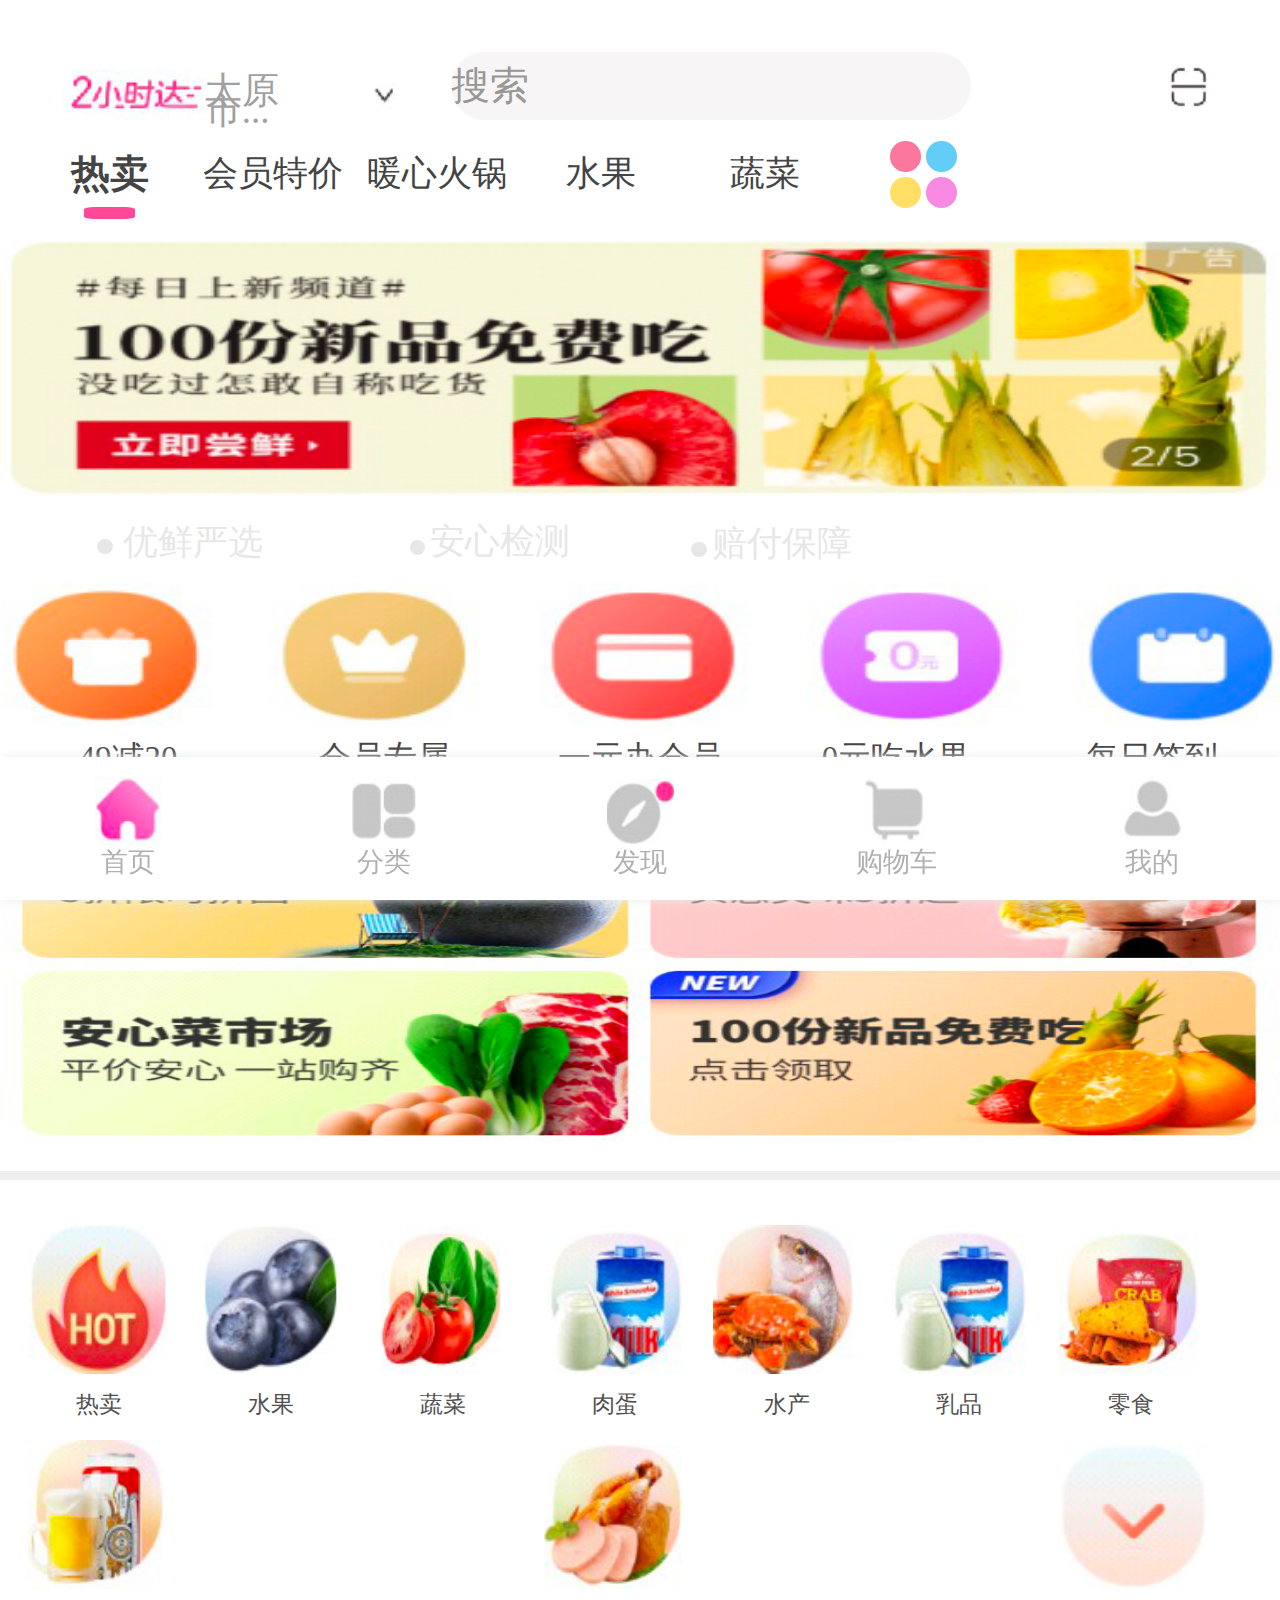
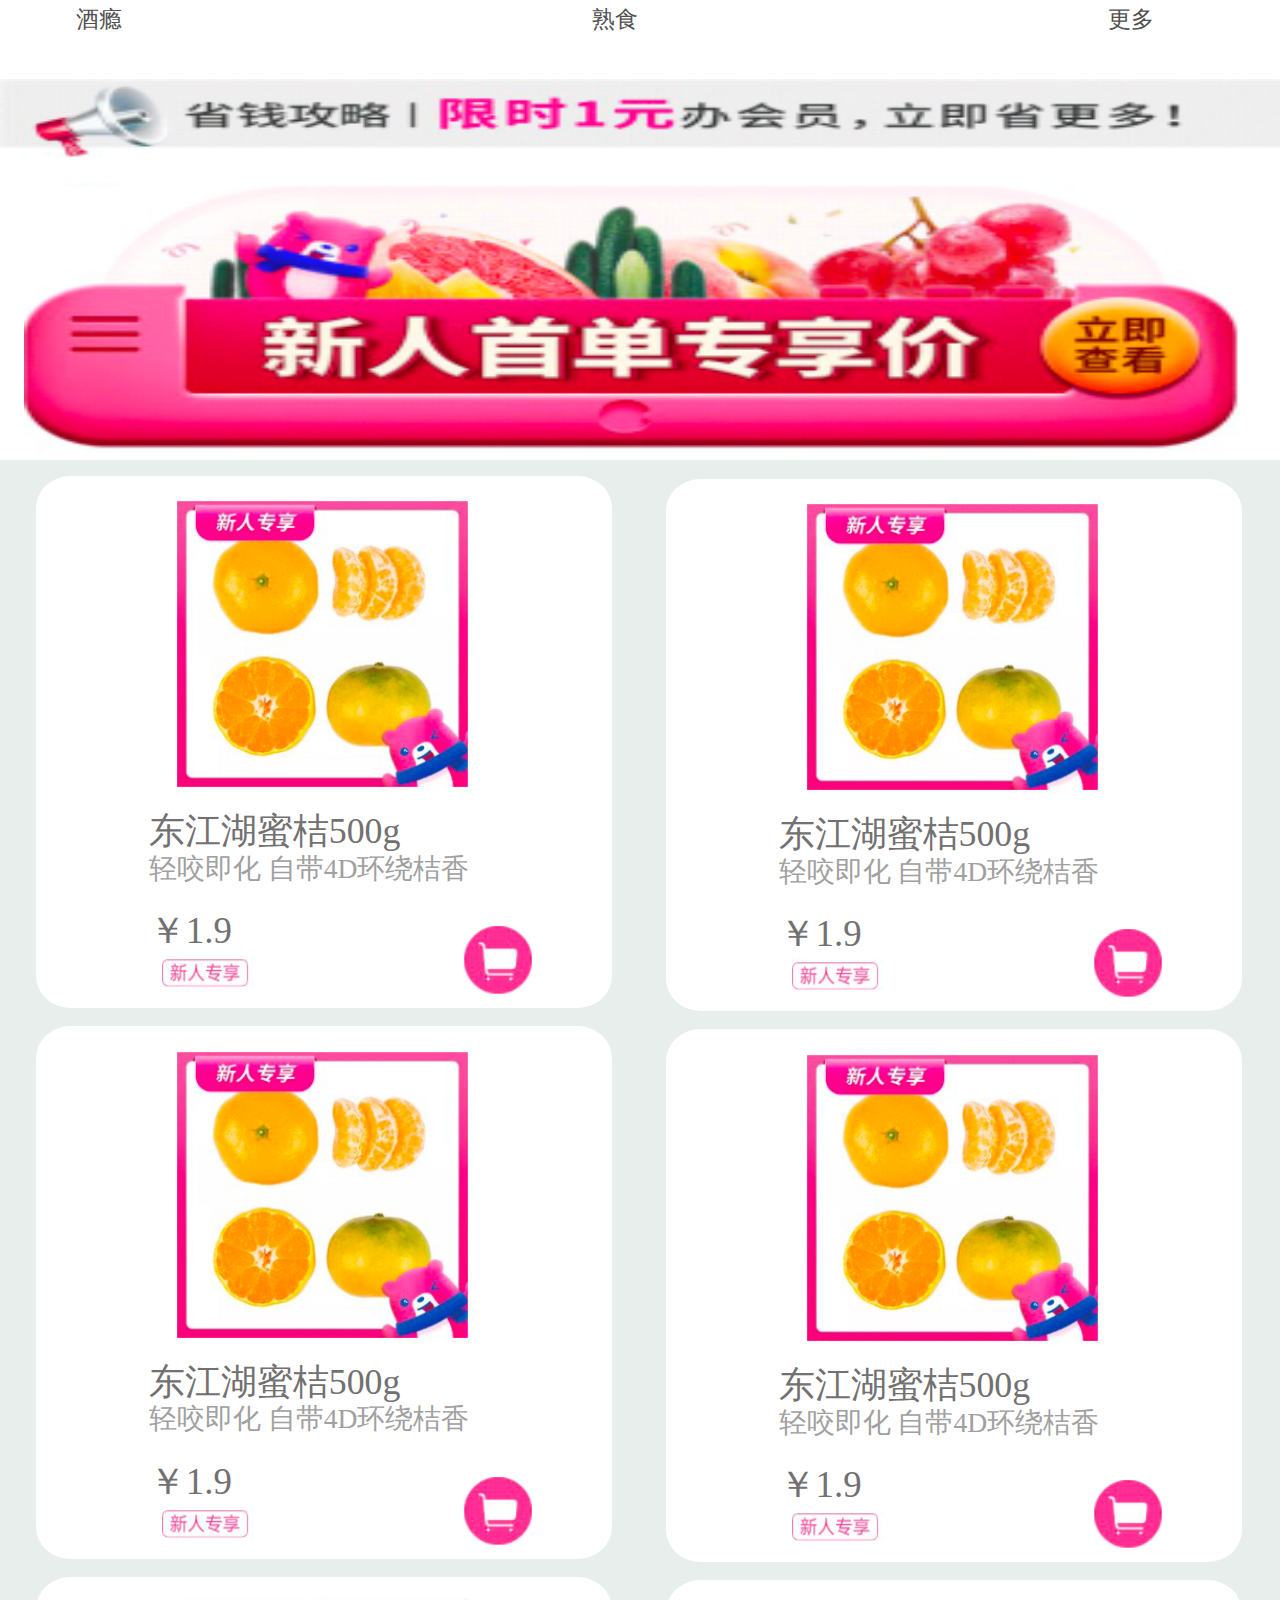
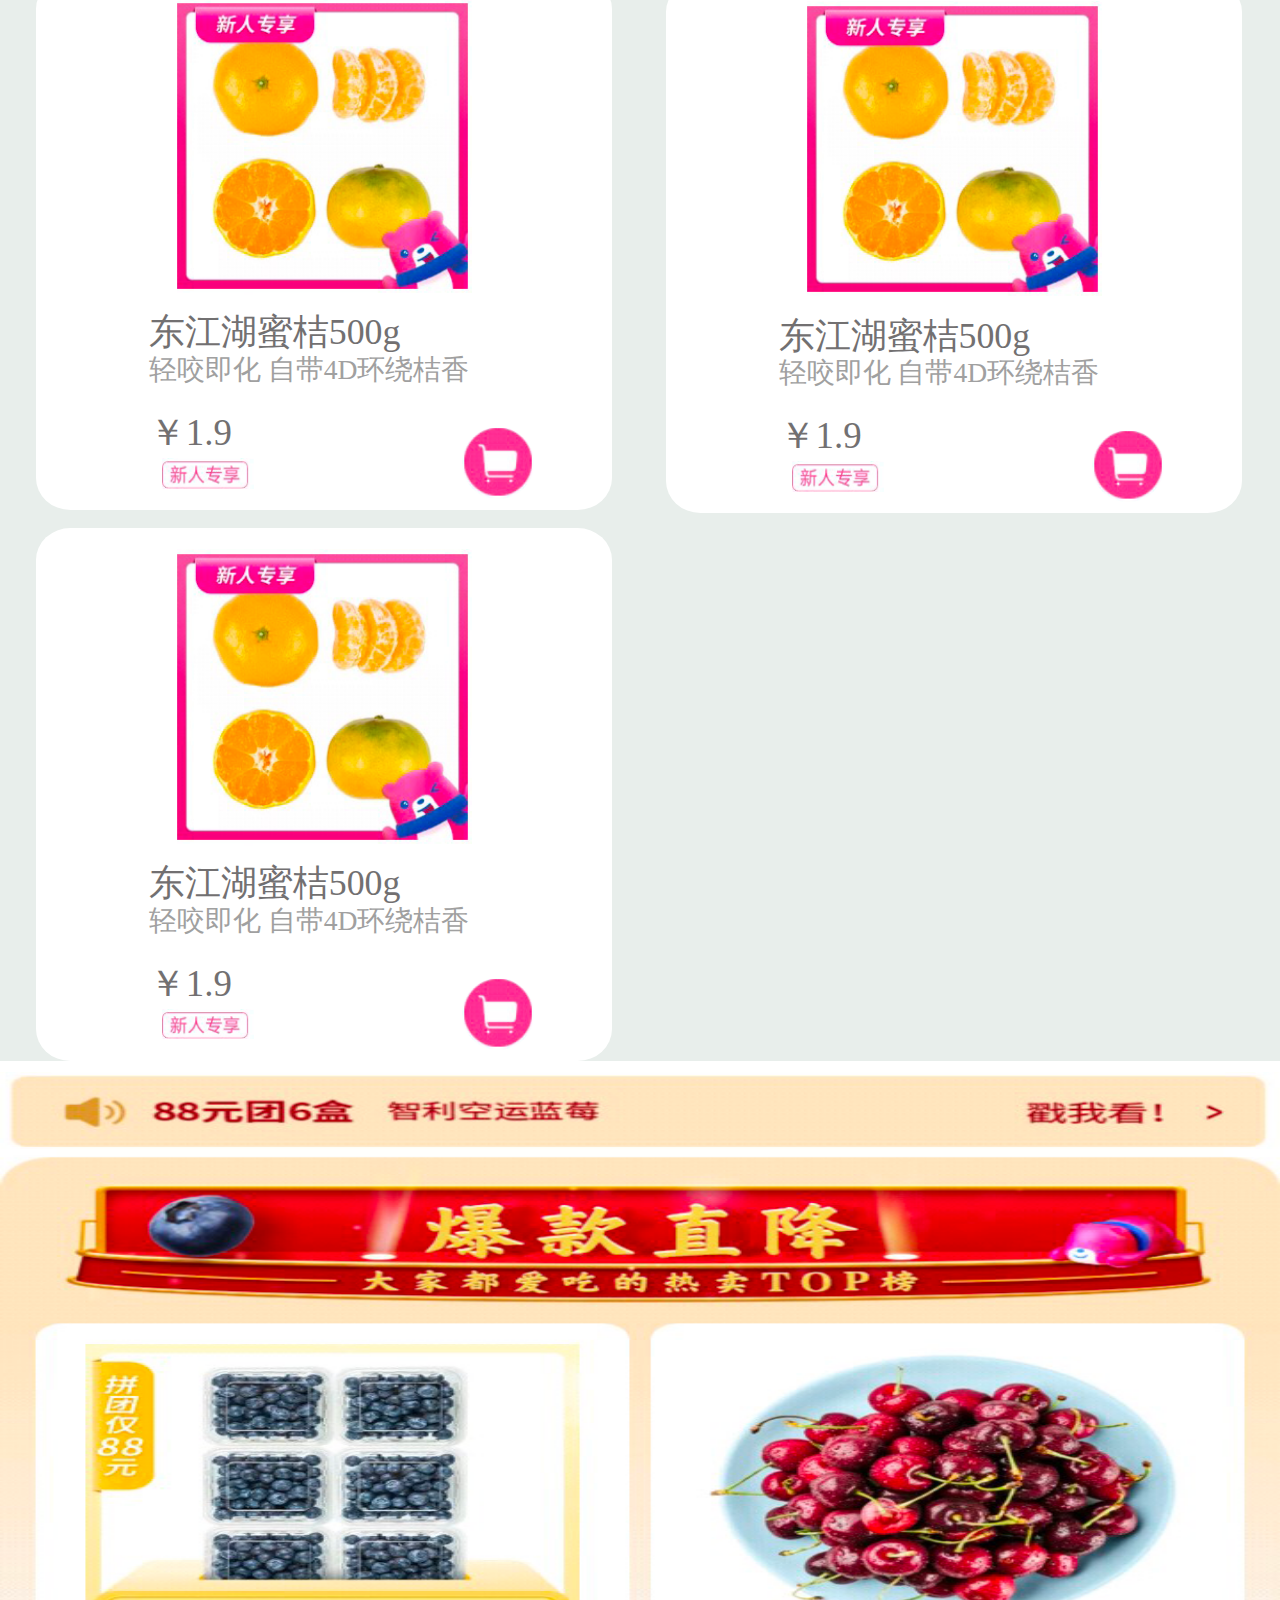
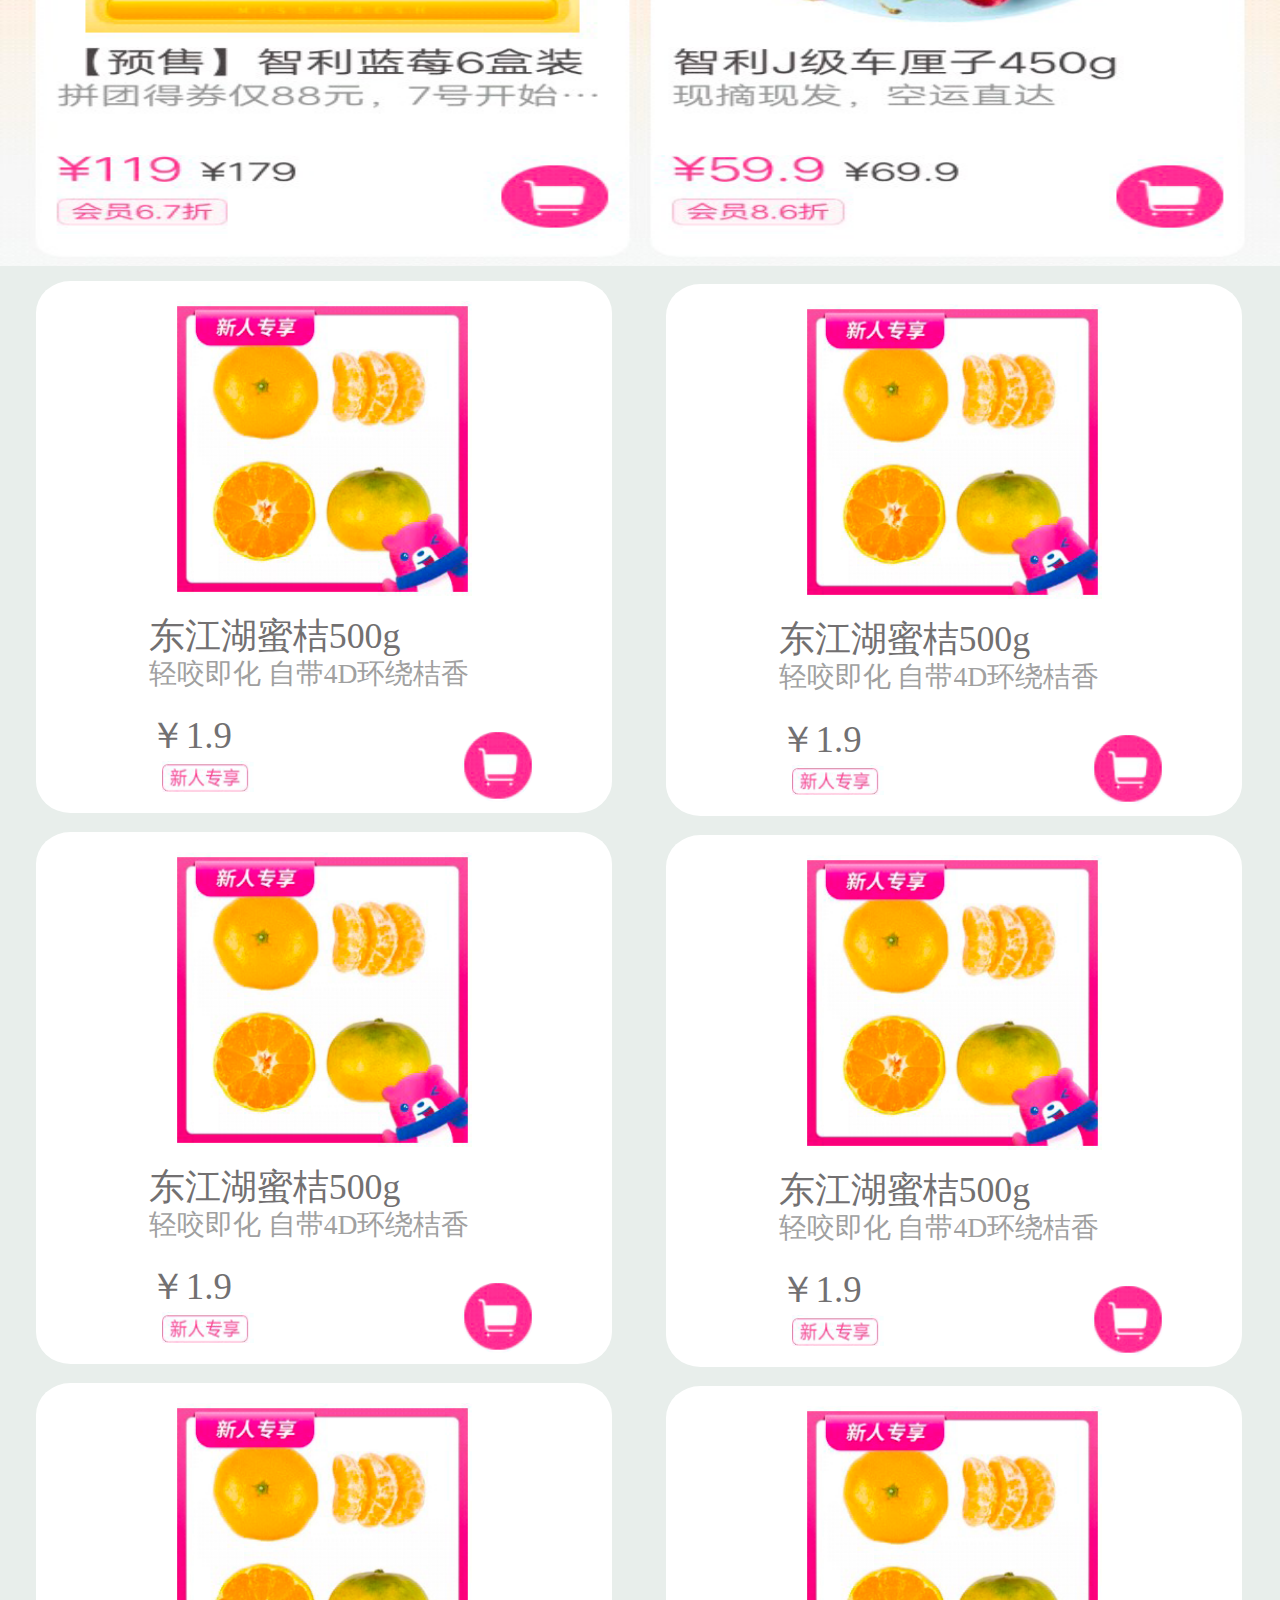
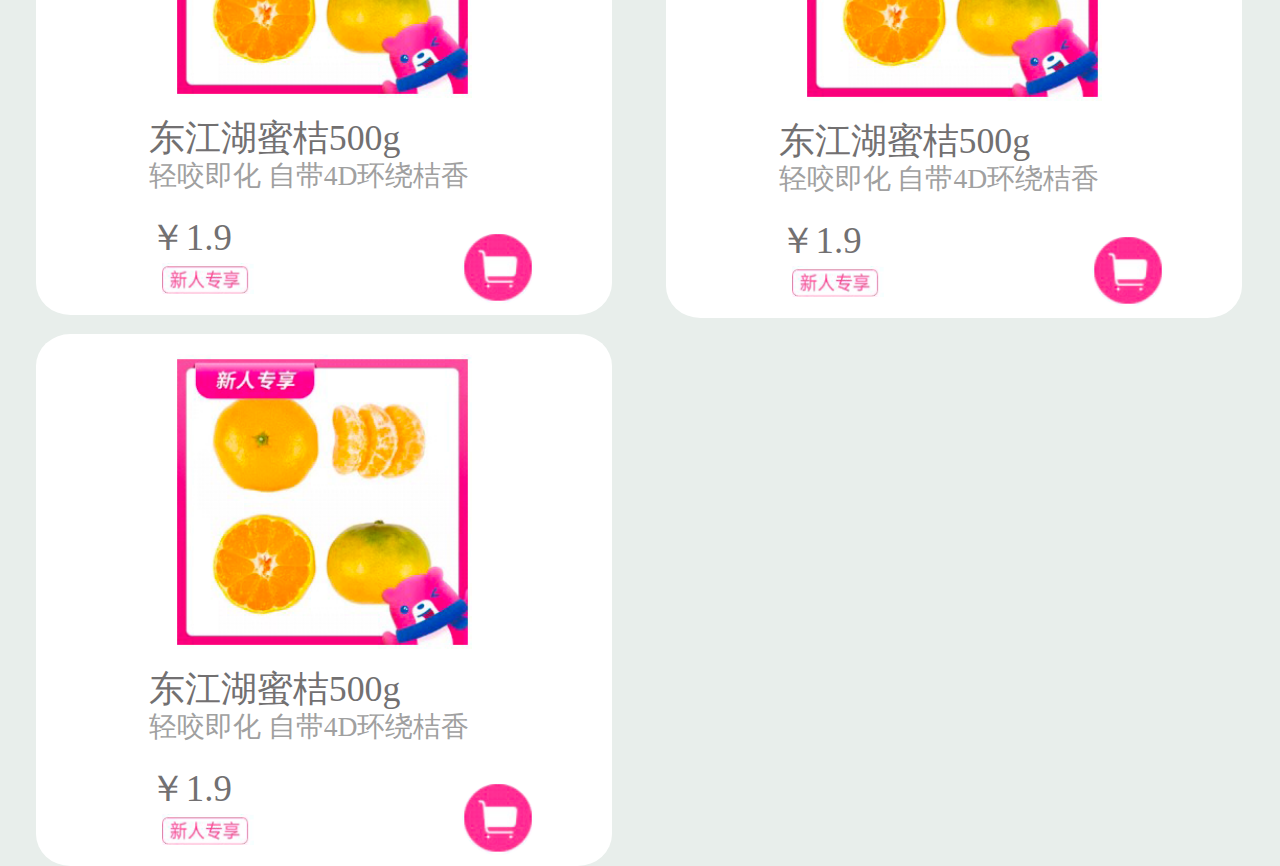
<file: index.html>
<!DOCTYPE html>
<html lang="en">
<head>
	<meta charset="UTF-8">
	<title>首页</title>
	<link rel="stylesheet" href="css/base.css">
	<link rel="stylesheet" href="css/index.css">
	<link rel="stylesheet" href="css/rem.css">
</head>
<body>
	<!-- 头部开始 -->
	<header>
		<div class="title"></div>
		<p>太原市...</p>
		<div class="jt"></div>
		<input type="text" placeholder="搜索">
		<div class="sma"></div>
	</header>
	<!-- 头部结束 -->
	<!-- 热卖开始 -->
	<div class="box-r">
		<ul class="box-r-r">
			<li>热卖</li>
			<li>会员特价</li>
			<li>暖心火锅</li>
			<li>水果</li>
			<li>蔬菜</li>
		</ul>
		<div class="box-x"></div>
		<div class="box-l">
			<ul class="box-l-l">
				<li></li>
				<li></li>
				<li></li>
				<li></li>
			</ul>
		</div>
	</div>
	<!-- 热卖结束 -->
	<!-- banner开始 -->
	<div class="banner"></div>
	<!-- banner结束 -->
	<!-- 严选开始 -->
	<div class="tit">
		<div class="title-d"></div>
		<h2>优鲜严选</h2>
		<div class="title-d-d"></div>
		<h2 class="d">安心检测</h2>
		<div class="title-d-d-d"></div>
		<h2 class="dd">赔付保障</h2>
	</div>
	<!-- 严选结束 -->
	<!-- 会员开始 -->
	<div class="chirle"></div>
	<div class="img-box">
		<ul>
			<li>49减20</li>
			<li>会员专属</li>
			<li>一元办会员</li>
			<li>0元吃水果</li>
			<li>每日签到</li>
		</ul>
	</div>
	<!-- 会员结束 -->
	<!-- 广告开始 -->
    <div class="gg"></div>
    <div class="gg-x"></div>
    <!-- 广告结束 -->
    <!-- 热卖卖开始 -->
    <nav>
		<ul>
			<li>
				<div class="circle">
					<img src="img/10.png" alt="">
				</div>
				<h6>热卖</h6>
			</li>
			<li>
				<div class="circle">
					<img src="img/12.png" alt="">
				</div>
				<h6>水果</h6>
			</li>
			<li>
				<div class="circle">
					<img src="img/13.png" alt="">
				</div>
				<h6>蔬菜</h6>
			</li>
			<li>
				<div class="circle">
					<img src="img/14.png" alt="">
				</div>
				<h6>肉蛋</h6>
			</li>
			<li>
				<div class="circle">
					<img src="img/9.png" alt="">
				</div>
				<h6>水产</h6>
			</li>
			<li>
				<div class="circle">
					<img src="img/14.png" alt="">
				</div>
				<h6>乳品</h6>
			</li>
			<li>
				<div class="circle">
					<img src="img/16.png" alt="">
				</div>
				<h6>零食</h6>
			</li>
			<li>
				<div class="circle">
					<img src="img/15.png" alt="">
				</div>
				<h6>酒瘾</h6>
			</li>
			<li>
				<div class="circle">
					<img src="img/17.png" alt="">
				</div>
				<h6>熟食</h6>
			</li>
			<li>
				<div class="circle">
					<img src="img/11.png" alt="">
				</div>
				<h6>更多</h6>
			</li>
		</ul>
	</nav>
<!-- 热卖结束 -->
<!-- 消息开始 -->
    <div class="hz"></div>
<!-- logo开始 -->
    <div class="logo"></div>
    <!--  -->
    <div class="d-b-x">
    	<div class="xr-left">
    		<div class="s">
    			<img src="img/s1.png" alt="">
    			<h4>东江湖蜜桔500g</h4>
    			<p>轻咬即化 自带4D环绕桔香</p>
    			<span>￥1.9</span>
    			<div class="xrzx"></div>
    			<div class="gwy"></div>
    		</div>
    	</div>
        <div class="xr-right">
        	<div class="s">
    			<img src="img/s1.png" alt="">
    			<h4>东江湖蜜桔500g</h4>
    			<p>轻咬即化 自带4D环绕桔香</p>
    			<span>￥1.9</span>
    			<div class="xrzx"></div>
    			<div class="gwy"></div>
    		</div>
        </div>
        <div class="xr-left">
        	<div class="s">
    			<img src="img/s1.png" alt="">
    			<h4>东江湖蜜桔500g</h4>
    			<p>轻咬即化 自带4D环绕桔香</p>
    			<span>￥1.9</span>
    			<div class="xrzx"></div>
    			<div class="gwy"></div>
    		</div>
        </div>
        <div class="xr-right">
        	<div class="s">
    			<img src="img/s1.png" alt="">
    			<h4>东江湖蜜桔500g</h4>
    			<p>轻咬即化 自带4D环绕桔香</p>
    			<span>￥1.9</span>
    			<div class="xrzx"></div>
    			<div class="gwy"></div>
    		</div>
        </div>
        <div class="xr-left">
        	<div class="s">
    			<img src="img/s1.png" alt="">
    			<h4>东江湖蜜桔500g</h4>
    			<p>轻咬即化 自带4D环绕桔香</p>
    			<span>￥1.9</span>
    			<div class="xrzx"></div>
    			<div class="gwy"></div>
    		</div>
        </div>
        <div class="xr-right">
        	<div class="s">
    			<img src="img/s1.png" alt="">
    			<h4>东江湖蜜桔500g</h4>
    			<p>轻咬即化 自带4D环绕桔香</p>
    			<span>￥1.9</span>
    			<div class="xrzx"></div>
    			<div class="gwy"></div>
    		</div>
        </div>
        <div class="xr-left">
        	<div class="s">
    			<img src="img/s1.png" alt="">
    			<h4>东江湖蜜桔500g</h4>
    			<p>轻咬即化 自带4D环绕桔香</p>
    			<span>￥1.9</span>
    			<div class="xrzx"></div>
    			<div class="gwy"></div>
    		</div>
        </div>
    </div>
    <!--  -->
    <!-- 图片开始 -->
  <div class="g-gao"></div>
  <!-- 图片结束 -->
   <!-- 爆款开始 -->
   <div class="bk"></div>
       <div class="d-b-x">
    	<div class="xr-left">
    		<div class="s">
    			<img src="img/s1.png" alt="">
    			<h4>东江湖蜜桔500g</h4>
    			<p>轻咬即化 自带4D环绕桔香</p>
    			<span>￥1.9</span>
    			<div class="xrzx"></div>
    			<div class="gwy"></div>
    		</div>
    	</div>
        <div class="xr-right">
        	<div class="s">
    			<img src="img/s1.png" alt="">
    			<h4>东江湖蜜桔500g</h4>
    			<p>轻咬即化 自带4D环绕桔香</p>
    			<span>￥1.9</span>
    			<div class="xrzx"></div>
    			<div class="gwy"></div>
    		</div>
        </div>
        <div class="xr-left">
        	<div class="s">
    			<img src="img/s1.png" alt="">
    			<h4>东江湖蜜桔500g</h4>
    			<p>轻咬即化 自带4D环绕桔香</p>
    			<span>￥1.9</span>
    			<div class="xrzx"></div>
    			<div class="gwy"></div>
    		</div>
        </div>
        <div class="xr-right">
        	<div class="s">
    			<img src="img/s1.png" alt="">
    			<h4>东江湖蜜桔500g</h4>
    			<p>轻咬即化 自带4D环绕桔香</p>
    			<span>￥1.9</span>
    			<div class="xrzx"></div>
    			<div class="gwy"></div>
    		</div>
        </div>
        <div class="xr-left">
        	<div class="s">
    			<img src="img/s1.png" alt="">
    			<h4>东江湖蜜桔500g</h4>
    			<p>轻咬即化 自带4D环绕桔香</p>
    			<span>￥1.9</span>
    			<div class="xrzx"></div>
    			<div class="gwy"></div>
    		</div>
        </div>
        <div class="xr-right">
        	<div class="s">
    			<img src="img/s1.png" alt="">
    			<h4>东江湖蜜桔500g</h4>
    			<p>轻咬即化 自带4D环绕桔香</p>
    			<span>￥1.9</span>
    			<div class="xrzx"></div>
    			<div class="gwy"></div>
    		</div>
        </div>
        <div class="xr-left">
        	<div class="s">
    			<img src="img/s1.png" alt="">
    			<h4>东江湖蜜桔500g</h4>
    			<p>轻咬即化 自带4D环绕桔香</p>
    			<span>￥1.9</span>
    			<div class="xrzx"></div>
    			<div class="gwy"></div>
    		</div>
        </div>
        </div>



<!-- 底部开始 -->
        <footer>
			<a href="">
				<img src="img/sy.png" alt="">
				<h6>首页</h6>
			</a>
			<a>
				<img src="img/fl.png">
				<h6>分类</h6>
			</a>
			<a>
				<img src="img/fx.png" alt="">
				<h6>发现</h6>
			</a>
			<a href="">
				<img src="img/gwc.png" alt="">
				<h6>购物车</h6>
			</a>
			<a href="">
				<img src="img/wd.png" alt="">
				<h6>我的</h6>
			</a>
		</footer>
    

</body>
</html>
</file>
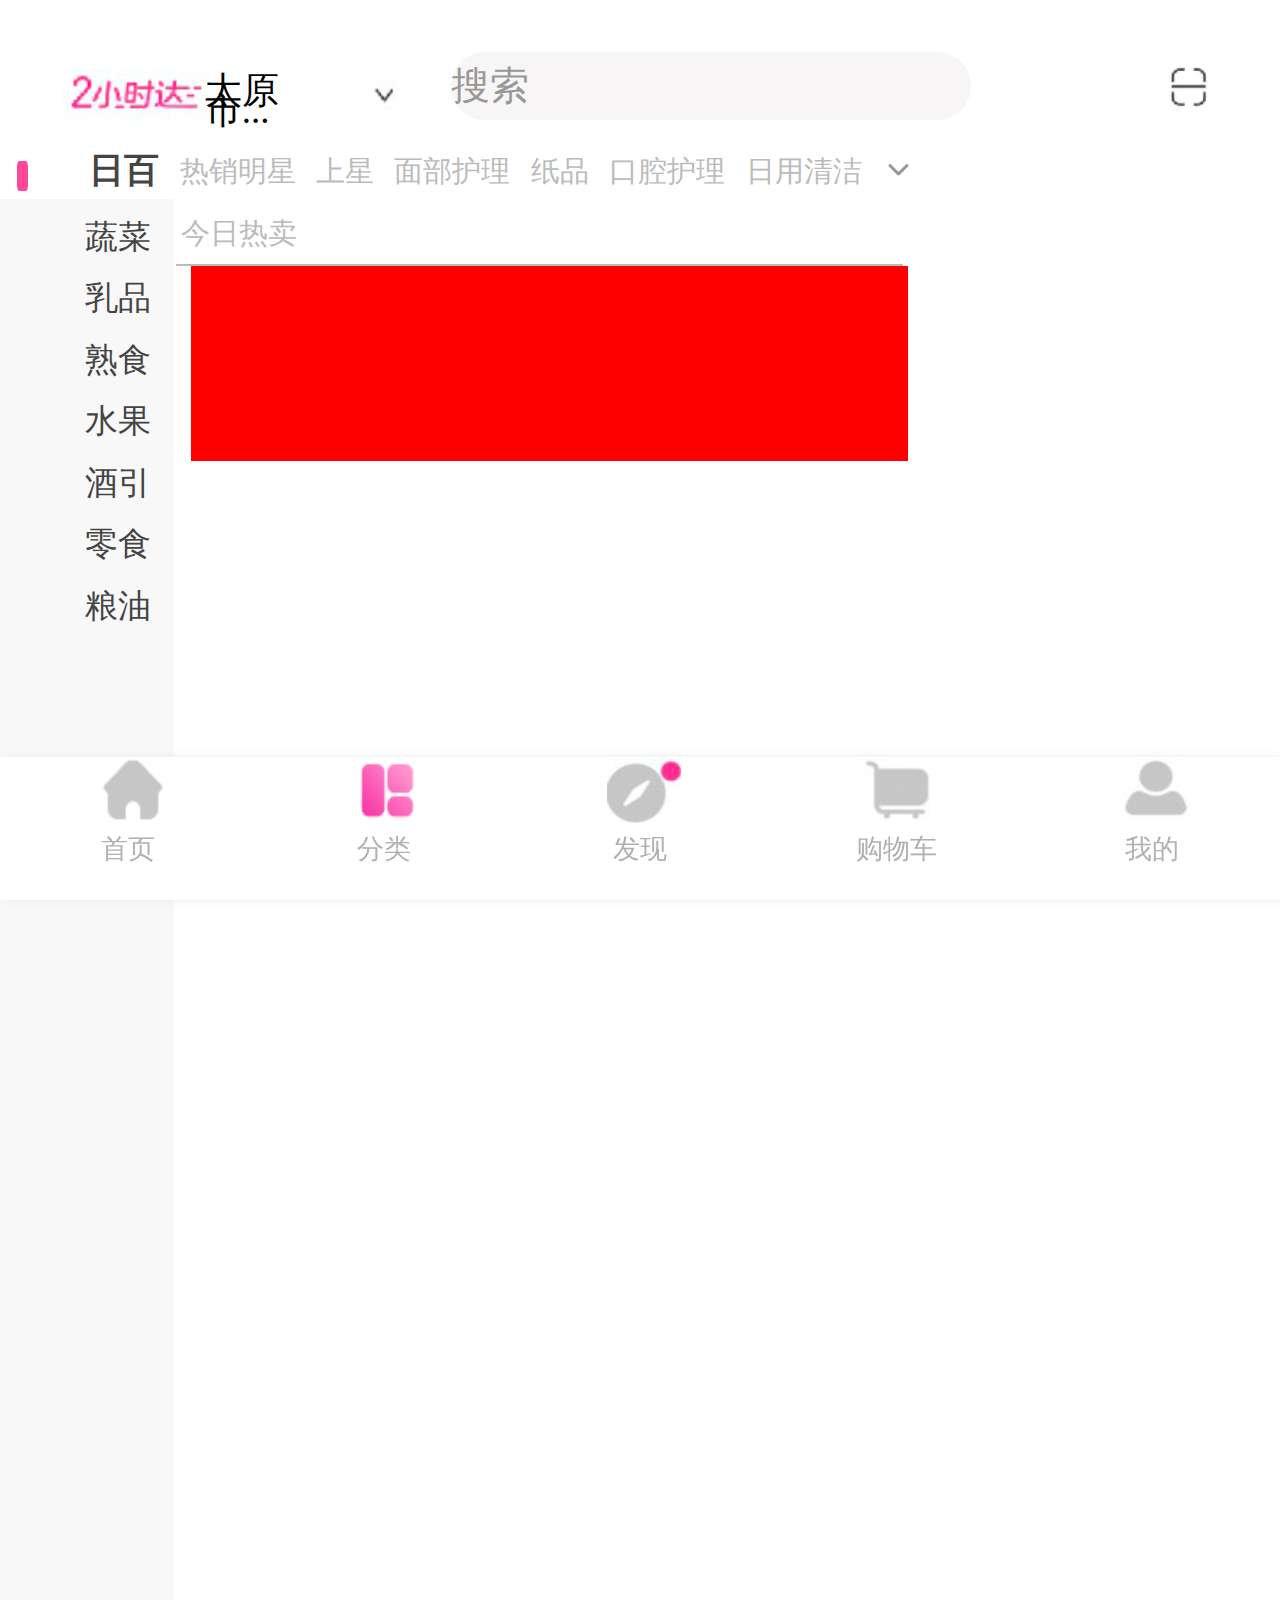
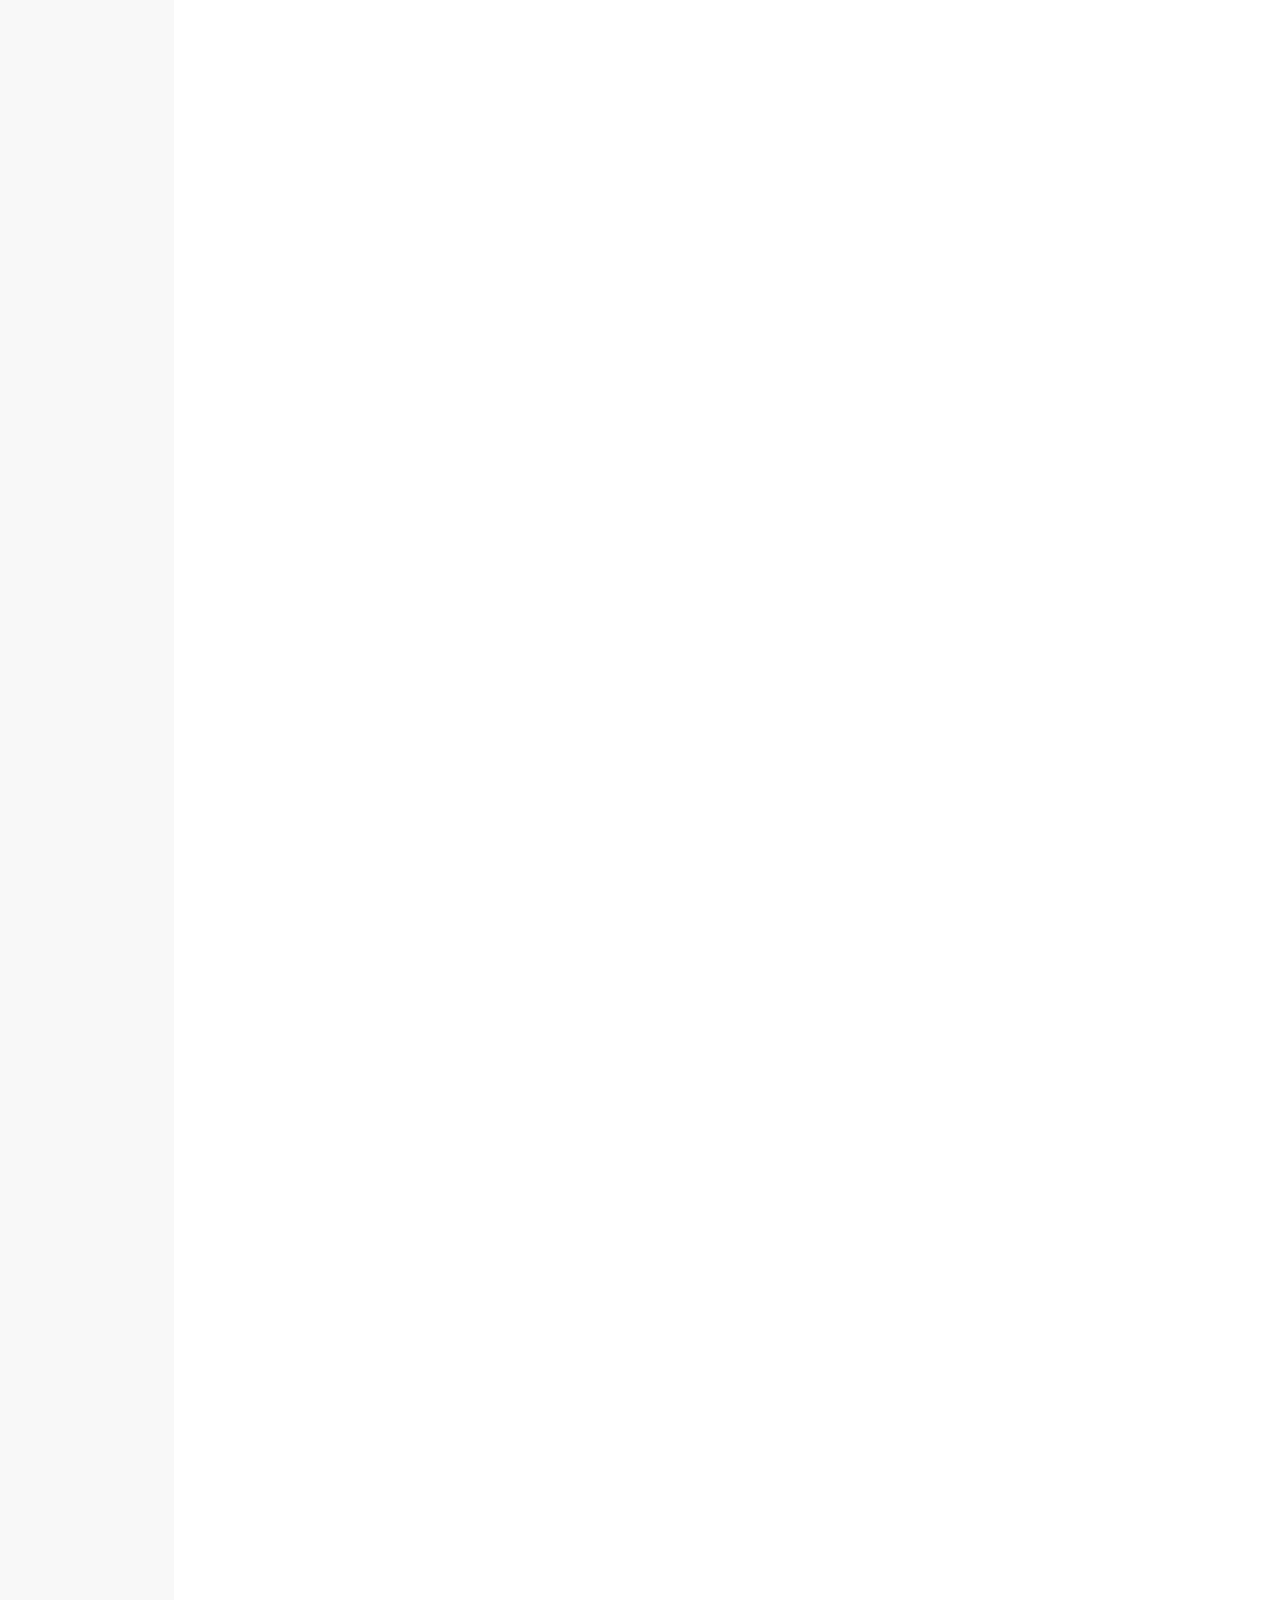
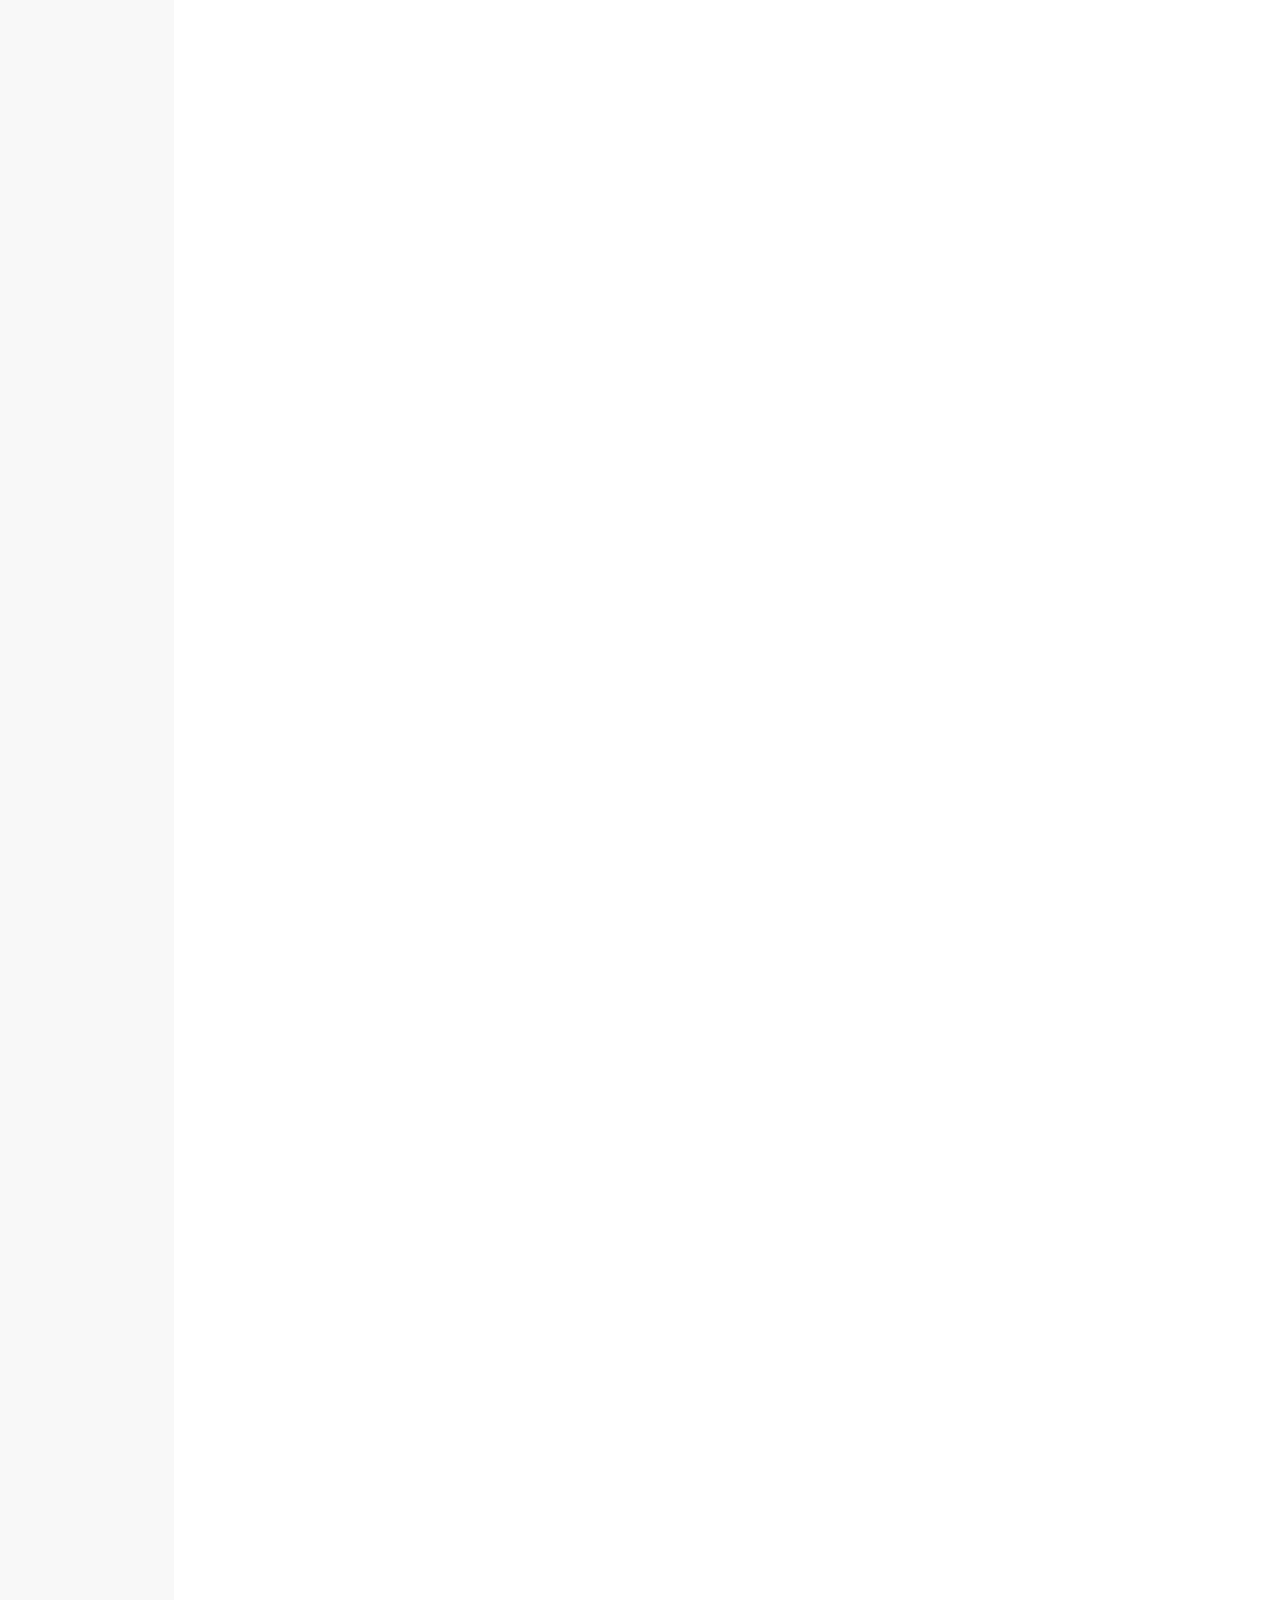
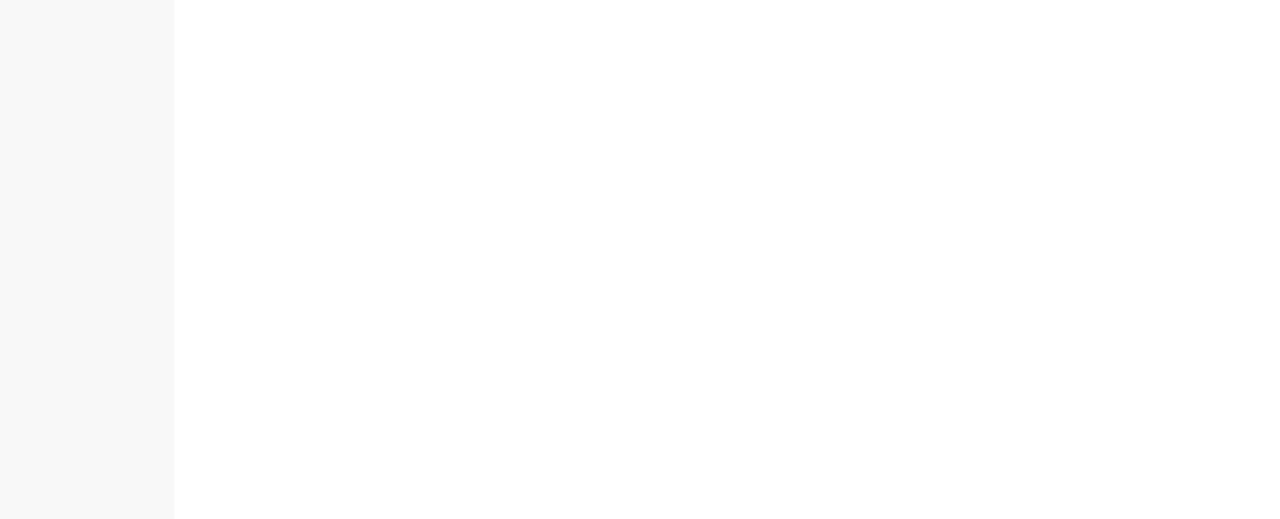
<file: list.html>
<!DOCTYPE html>
<html lang="en">
<head>
	<meta charset="UTF-8">
	<title>列表页</title>
	<link rel="stylesheet" href="css/base.css">
	<link rel="stylesheet" href="css/list.css">
	<link rel="stylesheet" href="css/rem.css">
</head>
<body>
	<!-- 头部开始 -->
	<header>
		<div class="title"></div>
		<p>太原市...</p>
		<div class="jt"></div>
		<input type="text" placeholder="搜索">
		<div class="sma"></div>
	</header>
	<!-- 头部结束 -->
	<!-- 热卖开始 -->
	<div class="box-r">
	  <div class="box-x"></div> 
		<ul class="box-r-r">
			<li>日百</li>
			<li>热销明星</li>
			<li>上星</li>
			<li>面部护理</li>
			<li>纸品</li>
			<li>口腔护理</li>
			<li>日用清洁</li>
			<li>
				<img src="img/2.2.png" alt="">
			</li>
		</ul>
		<p>今日热卖</p>
		<div class="xk"></div>
	<div class="box-right"></div>
		

		<!-- <div class="box-x"></div>
		<div class="box-l">
			<ul class="box-l-l">
				<li></li>
				<li></li>
				<li></li>
				<li></li>
			</ul>
		</div> -->
	</div>
	<!-- 热卖结束 -->
	<!-- 左侧栏开始 -->
	<div class="list-box">
		<ul>
			<li>蔬菜</li>
			<li>乳品</li>
			<li>熟食</li>
			<li>水果</li>
			<li>酒引</li>
			<li>零食</li>
			<li>粮油</li>
		</ul>
	</div>
	



	<!-- 底部开始 -->
        <footer>
			<a href="">
				<img src="img/sy1.png" alt="">
				<h6>首页</h6>
			</a>
			<a>
				<img src="img/fl1.png">
				<h6>分类</h6>
			</a>
			<a>
				<img src="img/fx.png" alt="">
				<h6>发现</h6>
			</a>
			<a href="">
				<img src="img/gwc.png" alt="">
				<h6>购物车</h6>
			</a>
			<a href="">
				<img src="img/wd.png" alt="">
				<h6>我的</h6>
			</a>
		</footer>
</body>
</html>
</file>
<file: css/base.css>
/*
* @Author: Administrator
* @Date:   2018-12-04 22:38:10
* @Last Modified by:   Administrator
* @Last Modified time: 2018-12-04 22:38:28
*/
*{
	margin: 0;
	padding: 0;
	box-sizing: border-box;
}
ul,li{
	list-style: none;
}
a{
	text-decoration: none;
	color: #000;
}
i{
	font-style: normal;
}
h1,h2,h3,h4,h5,h6{
	font-weight: normal;
}
</file>
<file: css/index.css>
/*
* @Author: Administrator
* @Date:   2018-12-04 22:37:14
* @Last Modified by:   Administrator
* @Last Modified time: 2018-12-12 10:57:08
*/
body{
	padding-top: 1rem;
}
header{
	width: 100%;
	height: 1.05rem;
	background: #fff;
	padding:.67rem 0.2rem;
	position: fixed;
    top: 0;
    left: auto;
    right: auto;
}
header .title{
	width: 12%;
	height: 0.5rem;
	/* background: red; */
	line-height:0.31rem;
	margin-left: 0.4rem;
	background-image: url('../img/1.png'); 
	background-repeat: no-repeat;
	background-size: 100% 100%;
}
header p{
	width: 1.35rem;
	height: 0.38rem;
	font-size: 0.36rem;
	line-height: 0.2rem;
	margin-left:1.8rem;
	margin-top: -0.38rem;
}
header .jt{
	width: 0.34rem;
	height: 0.38rem;
	/* background: pink; */
	margin-left: 3.4rem;
	margin-top: -0.45rem;
	background-image: url('../img/2.png');
    background-repeat: no-repeat;
    background-size: 100% 100%;
}
header input{
	display: block;
	width: 42%;
	height: 0.66rem;
	background: #f7f5f6;
	margin-left: 4.2rem;
	/* text-align: center; */
	margin-top: -0.59rem;
	font-size: 38%;
	
	border-radius: 0.5rem;
	border: 0;
	float: left;
	outline: none;
}
::-webkit-input-placeholder{
	color: #989896;
	margin-right: 0.35rem;
}
header .sma{
	width: 0.55rem;
	height: 0.55rem;
	/* background: green; */
	margin-left: 92%;
	margin-top: -0.5rem;
	background-image: url('../img/3.png');
	background-repeat: no-repeat;
	background-size: 100% 100%;
}
/* 头部结束 */
/* 热卖开始 */
.box-r{
	width: 100%;
	height: 0.67rem;
	/* background: yellow; */
	padding: 0.67rem;
}
.box-r .box-r-r{
	width: 100%;
	height: 0.87rem;
	/* background: blue; */
    margin-top: -0.42rem;
    margin-left: -0.5rem;
}
.box-r .box-r-r li{
	width: 1.40rem;
	height: 0.87rem;
	/* background: pink; */
	float: left;
	margin-left: 0.2rem;
	color: #444444;
	font-size: 0.34rem;
	text-align: center;
	line-height: 0.9rem;
}
.box-r ul li:first-child{
	font-weight: bold;
	font-size: 0.38rem; 
}
.box-l{
	width: 0.7rem;
	height: 0.7rem;
	/* background: red; */
	float: left;
	margin-left: 8rem;
	margin-top: -0.76rem;
	display: flex;
}
.box-l .box-l-l{
	width: 0.7rem;
	height: 0.7rem;
	display: flex;
	flex-wrap: wrap;
	justify-content: space-around;
}
.box-l .box-l-l li{
	width: 0.3rem;
	height: 0.3rem;
	background: blue;
	border-radius: 50%;
}
.box-l .box-l-l li:nth-child(1){
   background: #fa789c;
}
.box-l .box-l-l li:nth-child(2){
   background: #62cdf7;
}
.box-l .box-l-l li:nth-child(3){
   background: #ffdf66;
}
.box-l .box-l-l li:nth-child(4){
   background: #f88ae3;
}
.box-x{
	width: 0.5rem;
	height: 0.12rem;
	background: #ff4996;
	border-radius: 20%;
	margin-left: 0.15rem;
	margin-top: -0.1rem;
}
/* 热卖结束 */
/* banner开始 */
.banner{
	width: 100%;
	height: 2.5rem;
	/* background: red; */
	background-image: url('../img/4.png');
	background-repeat: no-repeat;
	background-size: 100% 100%;
}
/* banner结束 */
/* 严选开始 */
.tit{
	width: 100%;
	height: 0.5rem;
	/* background: red; */
	float: left;
	padding-top: 0.2rem;
}
.tit .title-d{
	width: 0.15rem;
	height: 0.15rem;
	background: #e7e7e7;
	border-radius: 50%;
	margin-left: 0.95rem;
	margin-top: 0.22rem;
}
.tit  h2{
	width: 1.5rem;
	height: 0.3rem;
	color: #e7e7e7;
	font-size: 0.34rem;
	margin-left: 1.2rem;
	margin-top: -0.34rem;
}
.tit .title-d-d{
	width: 0.15rem;
	height: 0.15rem;
	background: #e7e7e7;
	border-radius: 50%;
	margin-left: 4rem;
	margin-top: -0.1rem;
}
.tit  .d{
	width: 1.5rem;
	height: 0.3rem;
	color: #e7e7e7;
	font-size: 0.34rem;
	margin-left: 4.2rem;
	margin-top: -0.36rem;
}
.tit .title-d-d-d{
	width: 0.15rem;
	height: 0.15rem;
	background: #e7e7e7;
	border-radius: 50%;
	margin-left: 6.75rem;
	margin-top: -0.07rem;
}
.tit  .dd{
	width: 1.5rem;
	height: 0.3rem;
	color: #e7e7e7;
	font-size: 0.34rem;
	margin-left: 6.95rem;
	margin-top: -0.36rem;
}
/* 严选结束 */
/* 会员结束 */
.chirle{
	width:100%; 
	height: 1.4rem;
	margin-top: 0.85rem;
	background-image: url('../img/5.png');
	background-repeat: no-repeat;
	background-size:100% 100% ;
	background-position: center;
}
.img-box{
	width: 100%;
	height: 0.4rem;
	/* background: pink; */
}
.img-box li{
	width: 20%;
	height: 0.4rem;
	/* background: red; */
	float: left;
	/* margin-left: 0.3rem; */
	color: #464445;
	font-size: 0.32rem;
	text-align: center;
	margin-top: 0.1rem;
	/* margin-left: 0.05rem; */
}
/* 会员结束 */
.gg{
	width: 100%;
	height: 3.5rem;
	/* background: pink; */
	margin-top: 0.2rem;
	background-image: url('../img/6.png');
	background-repeat: no-repeat;
	background-size: 100% 100%;
}
.gg-x{
	width: 100%;
	height: 0.08rem;
	background: #eeeeee;
    margin-top: 0.25rem;
}
nav {
    width: 100%;
    padding: .24rem .24rem .24rem ;
    /* margin-left: 0.45rem; */
}
nav ul {
    width: 96%;
    height: 4.2rem;
    display: flex;
    justify-content: space-between;
    flex-wrap: wrap;
    align-items: baseline;
}
nav ul li {
    width: 1.46rem;
    height: 2rem;
}
nav ul li .circle {
    width: 1.46rem;
    height: 1.46rem;
    border-radius: 40%;
    text-align: center;
    line-height: 1.46rem;
}
nav ul li .circle img {
    width: 1.46rem;
    height: 1.46rem;
}
nav ul li h6 {
    margin-top: .35rem;
    font-size: .22rem;
    color: #514f50;
    text-align: center;
}
/* 消息开始 */
.hz{
	width: 100%;
	height: 0.77rem;
	/* background: yellow; */
	margin-top: 0.2rem;
	background-image: url('../img/7.png');
	background-repeat: no-repeat;
	background-size: 100% 100%;
}
/* 消息结束 */
/* logo开始 */
.logo{
	width: 100%;
	height: 2.8rem;
	background: #ffffff;
	margin-top: 0.15rem;
	background-image: url('../img/8.png');
	background-repeat: no-repeat;
	background-size: 95% 95%;
   background-position: 0.23rem 0.08rem;
}
.d-b-x{
	width: 100%;
	/* height: 100%; */
	background: #e8eeeb;
	float: left;
}
.d-b-x .xr-left{
	width: 45%;
	height: 5.2rem;
	background: #ffffff;
	border-radius: 6%;
	margin-left: 0.35rem;
	margin-top: 0.15rem;
}
.d-b-x .xr-right{
	width: 45%;
	height: 5.2rem;
	background: #ffffff;
	border-radius: 6%;
	margin-left: 52%;
	margin-top: -5.17rem;
}
.s{
	width: 2.9rem;
	height: 2.9rem;
	/* background: blue; */
	margin: 0 auto;
}
img{
	width: 2.9rem;
	height: 2.9rem;
	margin-top: 0.2rem;
}
 h4{
	font-size: 0.35rem;
	color: #727071;
	display: block;
	margin-left: -0.26rem;
	margin-top: -0.1rem;
}
p{
	font-size: 0.27rem;
	color: #a0a0a0;
	margin-top: -0.06rem;
	margin-left: -0.26rem;
}
span{
	display: block;
	font-size: 0.36rem;
	color: #727071;
	margin-left: -0.26rem;
	margin-top: 0.2rem;
}
.xrzx{
	width: 0.92rem;
	height: 0.3rem;
	/* background: pink; */
	margin-left: -0.15rem;
	background-image: url('../img/xr.png');
	background-repeat: no-repeat;
	background-size: 100% 100%;
}
.gwy{
	width: 0.7rem;
	height: 0.7rem;
	/* background: pink; */
	border-radius: 50%;
	margin-left: 2.8rem;
	margin-top: -0.6rem;
	background-image: url('../img/cc.png');
	background-repeat: no-repeat;
	background-size: 100% 100%;
}
/*   */
/*  */
.g-gao{
	width: 100%;
	height: 0.75rem;
	/* background: red; */
    margin-top: 21.6rem;
    background-image: url('../img/88.png');
    background-repeat: no-repeat;
    background-size: 100% 100%;
}
/* 广告结束 */
/* 爆款开始 */
.bk{
	width: 100%;
	height: 7rem;
	background-image:url('../img/bk.png');
	background-size: 100% 100%;
}
/* 爆款结束 */
/* 底部开始 */
footer {
    width: 100%;
    height: 1.4rem;
    background: #fff;
    box-shadow: 0.02rem 0 0.1rem 0 #e8eeeb;
    position: fixed;
    bottom: 0;
    left: auto;
    right: auto;
    display: flex;
    justify-content: space-around;
    position: fixed;
    bottom: 0;
}
footer a {
    width: .8rem;
    height: .62rem;
    text-align: center;
}
footer a img {
    width: 0.65rem;
    height: 0.65rem;
    display: block;
    margin-left: 0.08rem;
}
footer a h6 {
    font-size: .26rem;
    color: #b0b0b0;
}
</file>
<file: css/rem.css>
/*
* @Author: Administrator
* @Date:   2018-12-04 23:00:38
* @Last Modified by:   Administrator
* @Last Modified time: 2018-12-04 23:00:47
*/
/* 改变不同手机的html字体大小 */
/* 媒体查询  屏幕宽度 最小宽度时320px */
@media screen and (min-width: 320px){
   html{
   	font-size: calc(320/750*100px)
   }
}
@media screen and (min-width: 375px){
	html{
		font-size: calc(375/750*100px)
	}
}
@media screen and (min-width: 411px){
	html{
		font-size: calc(411/750*100px)
	}
}
@media screen and (min-width: 412px){
	html{
		font-size: calc(412/750*100px)
	}
}@media screen and (min-width: 750px){
	html{
		font-size: calc(750/750*100px)
	}
}
@media screen and (min-width: 768px){
	html{
		font-size: calc(768/750*100px)
	}
}
</file>
<file: css/list.css>
/*
* @Author: Administrator
* @Date:   2018-12-11 21:07:51
* @Last Modified by:   Administrator
* @Last Modified time: 2018-12-14 10:39:17
*/
body{
	padding-top: 1rem;
}
header{
	width: 100%;
	height: 1.05rem;
	background: #fff;
	padding:.67rem 0.2rem;
	position: fixed;
    top: 0;
    left: auto;
    right: auto;
}
header .title{
	width: 12%;
	height: 0.5rem;
	/* background: red; */
	line-height:0.31rem;
	margin-left: 0.4rem;
	background-image: url('../img/1.png'); 
	background-repeat: no-repeat;
	background-size: 100% 100%;
}
header p{
	width: 1.35rem;
	height: 0.38rem;
	font-size: 0.36rem;
	line-height: 0.2rem;
	margin-left:1.8rem;
	margin-top: -0.38rem;
}
header .jt{
	width: 0.34rem;
	height: 0.38rem;
	/* background: pink; */
	margin-left: 3.4rem;
	margin-top: -0.45rem;
	background-image: url('../img/2.png');
    background-repeat: no-repeat;
    background-size: 100% 100%;
}
header input{
	display: block;
	width: 42%;
	height: 0.66rem;
	background: #f7f5f6;
	margin-left: 4.2rem;
	/* text-align: center; */
	margin-top: -0.59rem;
	font-size: 38%;
	
	border-radius: 0.5rem;
	border: 0;
	float: left;
	outline: none;
}
::-webkit-input-placeholder{
	color: #989896;
	margin-right: 0.35rem;
}
header .sma{
	width: 0.55rem;
	height: 0.55rem;
	/* background: green; */
	margin-left: 92%;
	margin-top: -0.5rem;
	background-image: url('../img/3.png');
	background-repeat: no-repeat;
	background-size: 100% 100%;
}
/* 头部结束 */
/* 热卖开始 */
.box-r{
	width: 100%;
	height: 0.67rem;
	/* background: yellow; */
	padding: 0.67rem;
}
.box-r .box-r-r{
	width: 100%;
	height: 0.87rem;
	/* background: blue; */
    margin-top: -0.65rem;
}
.box-r .box-r-r li{
	/* width: 1.40rem; */
	height: 0.87rem;
	/* background: pink; */
	float: left;
	margin-left: 0.2rem;
	color: #bbbbbb;
	display: block;
	font-size: 0.28rem;
	text-align: center;
	line-height: 0.9rem;
}
.box-r ul li:first-child{
	font-weight: bold;
	color: #444444;
	font-size: 0.34rem; 
}
.xk{
	width: 7.1rem;
	height: 0.02rem;
	background: #bbbbbb;
	margin-left: 1.05rem;
	margin-top: 0.1rem;
}
.box-x{
	width: 0.1rem;
	height: 0.3rem;
	background: #ff4996;
	border-radius: 20%;
	margin-left: -0.5rem;
	margin-top: -0.1rem;
}
.box-r  p{
	font-size: 0.28rem;
	margin-left: 1.1rem;
	/* margin-top: 0.1rem; */
	color: #bbbbbb;
}


/* 热卖结束 */
/* 左侧开始 */
.list-box{
	width: 1.7rem;
	height: 50rem;
	background: #f8f8f8;
	margin-top: -0.4rem;
}
.list-box li{
   width: 1.6rem;
   height: 0.6rem;
   color: #444444;
   font-size: 0.32rem;
   text-align: center;
   padding-top: 0.16rem;
   margin-left: 0.35rem;
}
.box-right{
	width: 7rem;
	height: 1.9rem;
	background: red;
	margin-left: 1.2rem;
}




/* 底部开始 */
footer {
    width: 100%;
    height: 1.4rem;
    background: #fff;
    box-shadow: 0.02rem 0 0.1rem 0 #e8eeeb;
    position: fixed;
    bottom: 0;
    left: auto;
    right: auto;
    display: flex;
    justify-content: space-around;
    position: fixed;
    bottom: 0;
}
footer a {
    width: .8rem;
    height: .62rem;
    text-align: center;
}
footer a img {
    width: 0.72rem;
    height: 0.65rem;
    display: block;
    margin-left: 0.08rem;
}
footer a h6 {
    font-size: .26rem;
    color: #b0b0b0;
    margin-top: 0.08rem;
}
</file>
